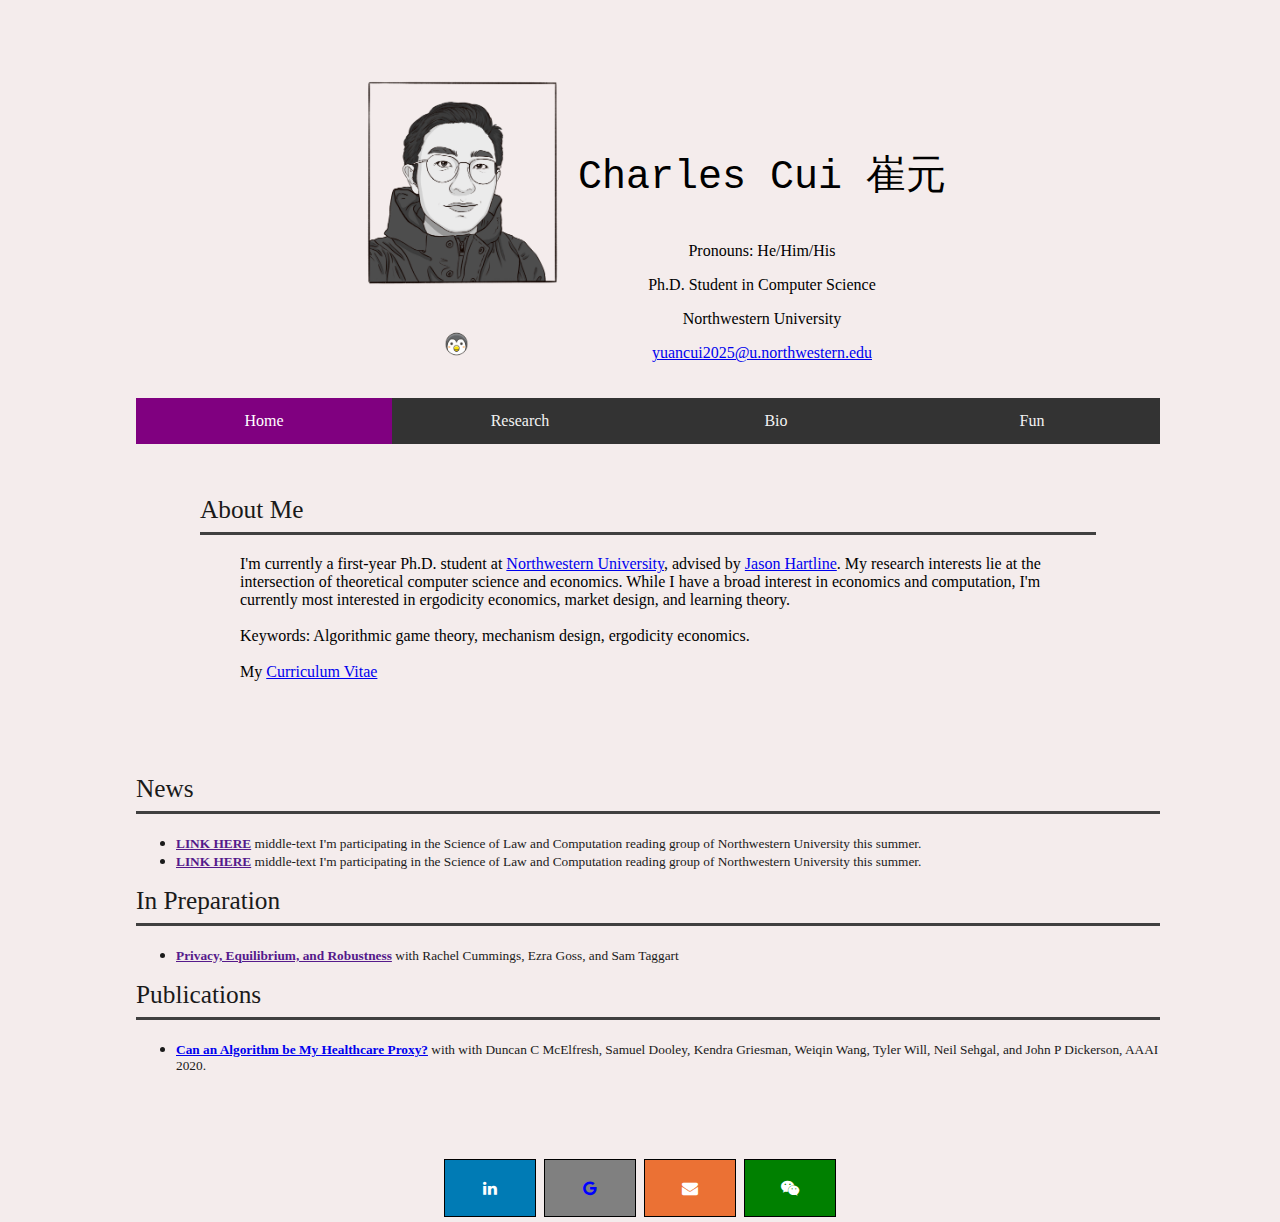
<file: index.html>
<!DOCTYPE html PUBLIC "-//W3C//DTD XHTML 1.0 Transitional//EN" "http://www.w3.org/TR/xhtml1/DTD/xhtml1-transitional.dtd">

<html xmlns="http://www.w3.org/1999/xhtml">
<head>
  <meta http-equiv="Content-Type" content="text/html; charset=UTF-8">


    <title>Charles Cui 崔元 </title>
    <link rel="shortcut icon" href="t-rex_1f996.png">
    <link rel="stylesheet" type="text/css" href="style.css">
    <link rel="Bookmark" href="t-rex_1f996.png">
    <link rel="stylesheet" href="https://cdnjs.cloudflare.com/ajax/libs/font-awesome/4.7.0/css/font-awesome.min.css">
    <script src="main.js"></script>
</head>

<body>
  <div style="text-align: center; padding-top: 20px;">

    <div style="display: inline-block;">
      <img id="mainpic" src="eliseart.png" height="300" width="224" style="display: block; padding-right: 10%; padding-bottom: 1%;">
      <img id="altpic" src="altpic.png" height="200" width="267" style="display: none; padding-right: 5%;">
      <img id="clicker" src="penguin.png" onclick="picturechange()" height="28" width="37" style="padding-right: 5%">
    </div>

    <div style="display: inline-block; height: 200; text-align: center; font-size: 12pt; padding-bottom: 10px;">
      <p class="titlename" style="font-size: 30pt">Charles Cui 崔元</p>
      <p>Pronouns: He/Him/His</p>
      <p>Ph.D. Student in Computer Science</p>
      <p>Northwestern University</p>
      <a href="mailto:yuancui2025@u.northwestern.edu" target="_blank">yuancui2025@u.northwestern.edu</a>
    </div>
  </div>


  <div class="topnav">
    <a href="index.html" class="active">Home</a>
    <a href="research.html">Research</a>
    <a href="bio.html">Bio</a>
    <a href="fun.html">Fun</a>
  </div>

  <div class="content">
    
    <p class="MsoNormal1" style="mso-margin-top-alt:auto;mso-margin-bottom-alt:auto;
    mso-outline-level:3"><span style="font-size:19.0pt;font-family:wf_segoe-ui_light;
    mso-bidi-font-family:&quot;Segoe UI&quot;;color:#1A1A1A" lang="EN-US" xml:lang="EN-US">About Me
        <o:p></o:p>
        <hr class="linesep">
    </span></p>
        <ul type="disc">
    
    
    I'm currently a first-year Ph.D. student at <a href="https://www.northwestern.edu/">Northwestern University</a>,
    advised by <a href="https://sites.northwestern.edu/hartline/">Jason Hartline</a>.
    My research interests lie at the intersection of theoretical computer science and economics.
    While I have a broad interest in economics and computation, I'm currently most interested in ergodicity economics, market design, and learning theory.
    <br>
    <br>

    Keywords: Algorithmic game theory, mechanism design, ergodicity economics.

    <br>
    <br>
    My <a href="Curriculum_Vitae (7).pdf">Curriculum Vitae </a>
  </div>

  <div class="content80">

        <p class="MsoNormal1" style="mso-margin-top-alt:auto;mso-margin-bottom-alt:auto;
    mso-outline-level:3"><span style="font-size:19.0pt;font-family:wf_segoe-ui_light;
    mso-bidi-font-family:&quot;Segoe UI&quot;;color:#1A1A1A" lang="EN-US" xml:lang="EN-US">News
        <o:p></o:p>
        <hr class="linesep">
    </span></p>
        <ul type="disc">

      <!-- COPY THIS FOR ANOTHER BULLET POINT (MsoNormal2) -->
      <li class="MsoNormal2" style="color:#1A1A1A;mso-margin-top-alt:auto;mso-margin-bottom-alt:
    auto;mso-list:l3 level1 lfo2;tab-stops:list 36.0pt"><strong><span style="font-size:10.0pt;font-family:&quot;Segoe UI&quot;,&quot;sans-serif&quot;" lang="EN-US" xml:lang="EN-US">
    <a href=""> LINK HERE</a>
      </span></strong><span class="GramE"><span style="font-size:10.0pt;font-family:&quot;Segoe UI&quot;,&quot;sans-serif&quot;" lang="EN-US" xml:lang="EN-US">middle-text</span></span><span style="font-size:10.0pt;font-family:&quot;Segoe UI&quot;,&quot;sans-serif&quot;" lang="EN-US" xml:lang="EN-US"> 
        I'm participating in the Science of Law and Computation reading group of Northwestern University this summer.
        <o:p></o:p>
      </span></li>
      
      <li class="MsoNormal2" style="color:#1A1A1A;mso-margin-top-alt:auto;mso-margin-bottom-alt:
    auto;mso-list:l3 level1 lfo2;tab-stops:list 36.0pt"><strong><span style="font-size:10.0pt;font-family:&quot;Segoe UI&quot;,&quot;sans-serif&quot;" lang="EN-US" xml:lang="EN-US">
    <a href=""> LINK HERE</a>
      </span></strong><span class="GramE"><span style="font-size:10.0pt;font-family:&quot;Segoe UI&quot;,&quot;sans-serif&quot;" lang="EN-US" xml:lang="EN-US">middle-text</span></span><span style="font-size:10.0pt;font-family:&quot;Segoe UI&quot;,&quot;sans-serif&quot;" lang="EN-US" xml:lang="EN-US"> 
        I'm participating in the Science of Law and Computation reading group of Northwestern University this summer.
        <o:p></o:p>
      </span></li>
          
       
      
        </ul>

    
    
    
    
    
           <p class="MsoNormal1" style="mso-margin-top-alt:auto;mso-margin-bottom-alt:auto;
        mso-outline-level:3"><span style="font-size:19.0pt;font-family:wf_segoe-ui_light;
        mso-bidi-font-family:&quot;Segoe UI&quot;;color:#1A1A1A" lang="EN-US" xml:lang="EN-US">In Preparation
            <o:p></o:p>
            <hr class="linesep">
        </span></p>
            <ul type="disc">



          <li class="MsoNormal2" style="color:#1A1A1A;mso-margin-top-alt:auto;mso-margin-bottom-alt:
        auto;mso-list:l3 level1 lfo2;tab-stops:list 36.0pt"><strong><span style="font-size:10.0pt;font-family:&quot;Segoe UI&quot;,&quot;sans-serif&quot;" lang="EN-US" xml:lang="EN-US">

        <a href=""> Privacy, Equilibrium, and Robustness</a>
        <!-- INSERT LINK HERE -->

        </span></strong><span class="GramE"><span style="font-size:10.0pt;font-family:&quot;Segoe UI&quot;,&quot;sans-serif&quot;" lang="EN-US" xml:lang="EN-US">with</span></span><span style="font-size:10.0pt;font-family:&quot;Segoe UI&quot;,&quot;sans-serif&quot;" lang="EN-US" xml:lang="EN-US"> Rachel Cummings, Ezra Goss, and Sam Taggart
            <o:p></o:p>
          </span></li>
            </ul>

            <p class="MsoNormal1" style="mso-margin-top-alt:auto;mso-margin-bottom-alt:auto;
        mso-outline-level:3"><span style="font-size:19.0pt;font-family:wf_segoe-ui_light;
        mso-bidi-font-family:&quot;Segoe UI&quot;;color:#1A1A1A" lang="EN-US" xml:lang="EN-US">Publications
            <o:p></o:p>
            <hr class="linesep">
        </span></p>
            <ul type="disc">

        <li class="MsoNormal2" style="color:#1A1A1A;mso-margin-top-alt:auto;mso-margin-bottom-alt:
        auto;mso-list:l3 level1 lfo2;tab-stops:list 36.0pt"><strong><span style="font-size:10.0pt;font-family:&quot;Segoe UI&quot;,&quot;sans-serif&quot;" lang="EN-US" xml:lang="EN-US">

        <a href="https://arxiv.org/abs/2001.09742"> Can an Algorithm be My Healthcare Proxy?</a>

        </span></strong><span class="GramE"><span style="font-size:10.0pt;font-family:&quot;Segoe UI&quot;,&quot;sans-serif&quot;" lang="EN-US" xml:lang="EN-US">with</span></span><span style="font-size:10.0pt;font-family:&quot;Segoe UI&quot;,&quot;sans-serif&quot;" lang="EN-US" xml:lang="EN-US"> with Duncan C McElfresh, Samuel Dooley, Kendra Griesman, Weiqin Wang, Tyler Will, Neil Sehgal, and John P Dickerson, AAAI 2020.
            <o:p></o:p>
          </span></li>
            </ul>
        </td>
        </tr>
        </tbody></table>
  </div>

  <div class="footer">
    <a href="https://www.linkedin.com/in/charles-cui-3a2885101/" target="_blank" class="fa fa-linkedin"></a>
    <a href="https://scholar.google.com/citations?user=OAhpRaMAAAAJ&hl=en" target="_blank" class="fa fa-google"></a>
    <a href="mailto:yuancui2025@u.northwestern.edu" target="_blank" class="fa fa-envelope"></a>
    <a href="https://mp.weixin.qq.com/s/v0Z15HGyBiftO-G3EAMt_Q" target="_blank" class="fa fa-wechat"></a>
  </div>


</body>
</html>
</file>
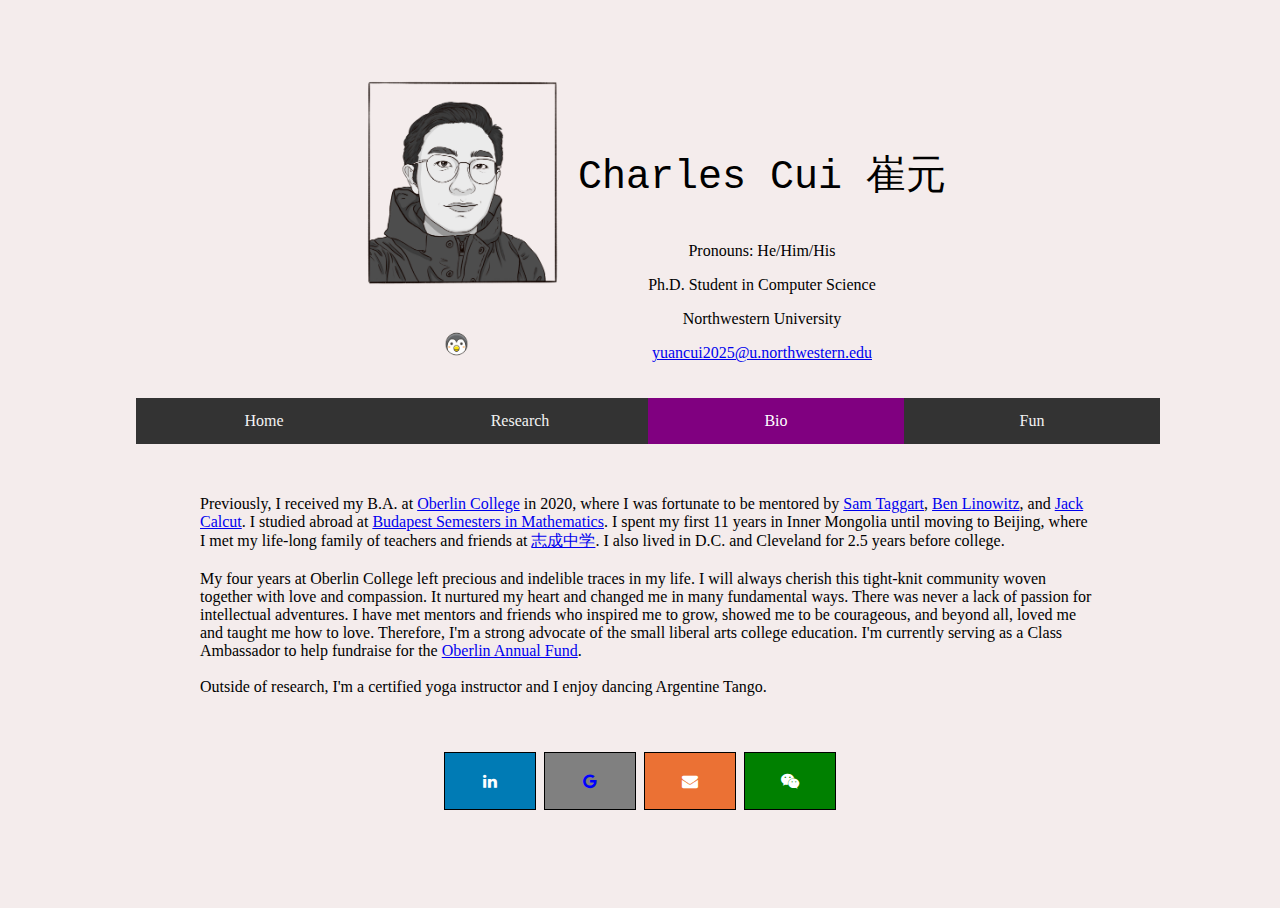
<file: bio.html>
<!DOCTYPE html PUBLIC "-//W3C//DTD XHTML 1.0 Transitional//EN" "http://www.w3.org/TR/xhtml1/DTD/xhtml1-transitional.dtd">

<html xmlns="http://www.w3.org/1999/xhtml">
<head>
  <meta http-equiv="Content-Type" content="text/html; charset=UTF-8">


    <title>Charles Cui 崔元 </title>
    <link rel="shortcut icon" href="t-rex_1f996.png">
    <link rel="stylesheet" type="text/css" href="style.css">
    <link rel="Bookmark" href="t-rex_1f996.png">
    <link rel="stylesheet" href="https://cdnjs.cloudflare.com/ajax/libs/font-awesome/4.7.0/css/font-awesome.min.css">
    <script src="main.js"></script>
</head>

<body>
  <div style="text-align: center; padding-top: 20px;">
    <div style="display: inline-block;">
      <img id="mainpic" src="eliseart.png" height="300" width="224" style="display: block; padding-right: 10%; padding-bottom: 1%;">
      <img id="altpic" src="altpic.png" height="200" width="267" style="display: none; padding-right: 5%;">
      <img src="penguin.png" onclick="picturechange()" height="28" width="37" style="padding-right: 5%">
    </div>

    <div style="display: inline-block; height: 200; text-align: center; font-size: 12pt; padding-bottom: 10px;">
      <p class="titlename" style="font-size: 30pt">Charles Cui 崔元</p>
      <p>Pronouns: He/Him/His</p>
      <p>Ph.D. Student in Computer Science</p>
      <p>Northwestern University</p>
      <a href="mailto:yuancui2025@u.northwestern.edu" target="_blank">yuancui2025@u.northwestern.edu</a>
    </div>
  </div>

  <div class="topnav">
    <a href="index.html">Home</a>
    <a href="research.html">Research</a>
    <a href="bio.html" class="active">Bio</a>
    <a href="fun.html">Fun</a>
  </div>

  <div class="content">
    Previously, I received my B.A. at <a href="https://www.oberlin.edu/">Oberlin College</a> in 2020, where I was fortunate to be mentored by <a href="http://samueltaggart.com/">Sam Taggart</a>, <a href="https://www2.oberlin.edu/faculty/blinowit/">Ben Linowitz</a>, and <a href="https://www2.oberlin.edu/faculty/jcalcut/">Jack Calcut</a>.
    I studied abroad at <a href="https://www.budapestsemesters.com/">Budapest Semesters in Mathematics</a>.
    I spent my first 11 years in Inner Mongolia until moving to Beijing, where I met my life-long family of teachers and friends at <a href="http://www.bj35.com/site/">志成中学</a>.
    I also lived in D.C. and Cleveland for 2.5 years before college.
    
    <br>
    <br>
    
    My four years at Oberlin College left precious and indelible traces in my life. I will always cherish this tight-knit community woven together 
    with love and compassion. It nurtured my heart and changed me in many fundamental ways. There was never a lack of passion for intellectual adventures. 
    I have met mentors and friends who inspired me to grow, showed me to be courageous, and beyond all, loved me and taught me how to love. 
    Therefore, I'm a strong advocate of the small liberal arts college education. I'm currently serving as a Class Ambassador to help fundraise for the 
    <a href="https://advance.oberlin.edu/donate">Oberlin Annual Fund</a>.
    
    
    
    <br>
    <br>
    
    Outside of research, I'm a certified yoga instructor and I enjoy dancing Argentine Tango.
  </div>

  <div class="footer">
    <a href="https://www.linkedin.com/in/charles-cui-3a2885101/" target="_blank" class="fa fa-linkedin"></a>
    <a href="https://scholar.google.com/citations?user=OAhpRaMAAAAJ&hl=en" target="_blank" class="fa fa-google"></a>
    <a href="mailto:yuancui2025@u.northwestern.edu" target="_blank" class="fa fa-envelope"></a>
    <a href="https://mp.weixin.qq.com/s/v0Z15HGyBiftO-G3EAMt_Q" target="_blank" class="fa fa-wechat"></a>
  </div>
</body>
</html>
</file>
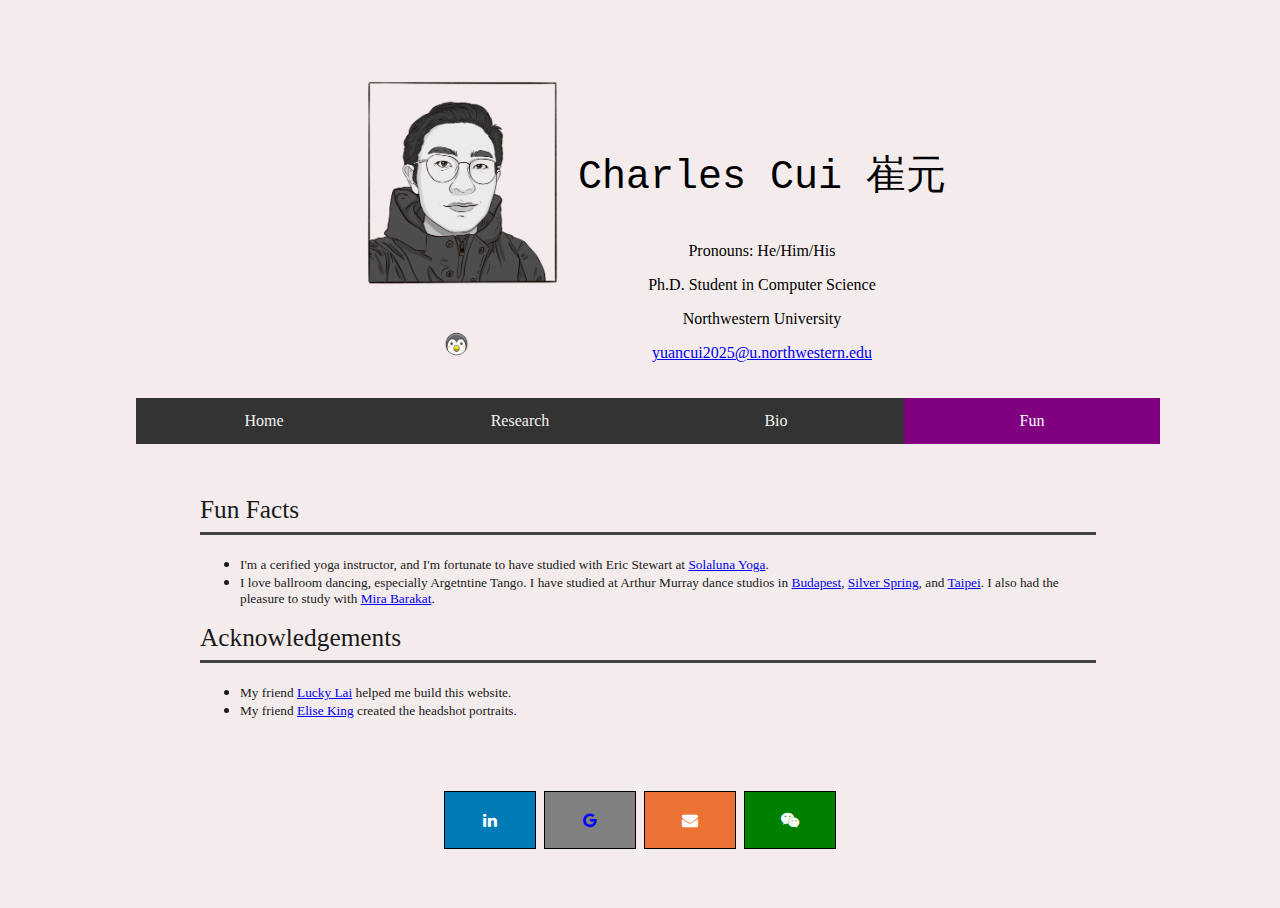
<file: fun.html>
<!DOCTYPE html PUBLIC "-//W3C//DTD XHTML 1.0 Transitional//EN" "http://www.w3.org/TR/xhtml1/DTD/xhtml1-transitional.dtd">

<html xmlns="http://www.w3.org/1999/xhtml">
<head>
  <meta http-equiv="Content-Type" content="text/html; charset=UTF-8">


    <title>Charles Cui 崔元 </title>
    <link rel="shortcut icon" href="t-rex_1f996.png">
    <link rel="stylesheet" type="text/css" href="style.css">
    <link rel="Bookmark" href="t-rex_1f996.png">
    <link rel="stylesheet" href="https://cdnjs.cloudflare.com/ajax/libs/font-awesome/4.7.0/css/font-awesome.min.css">
    <script src="main.js"></script>
</head>

<body>
  <div style="text-align: center; padding-top: 20px;">
    <div style="display: inline-block;">
      <img id="mainpic" src="eliseart.png" height="300" width="224" style="display: block; padding-right: 10%; padding-bottom: 1%;">
      <img id="altpic" src="altpic.png" height="200" width="267" style="display: none; padding-right: 5%;">
      <img src="penguin.png" onclick="picturechange()" height="28" width="37" style="padding-right: 5%">
    </div>

    <div style="display: inline-block; height: 200; text-align: center; font-size: 12pt; padding-bottom: 10px;">
      <p class="titlename" style="font-size: 30pt">Charles Cui 崔元</p>
      <p>Pronouns: He/Him/His</p>
      <p>Ph.D. Student in Computer Science</p>
      <p>Northwestern University</p>
      <a href="mailto:yuancui2025@u.northwestern.edu" target="_blank">yuancui2025@u.northwestern.edu</a>
    </div>
  </div>

  <div class="topnav">
    <a href="index.html">Home</a>
    <a href="research.html">Research</a>
    <a href="bio.html">Bio</a>
    <a href="fun.html" class="active">Fun</a>
  </div>

  <div class="content">
    
    <p class="MsoNormal1" style="mso-margin-top-alt:auto;mso-margin-bottom-alt:auto;
    mso-outline-level:3"><span style="font-size:19.0pt;font-family:wf_segoe-ui_light;
    mso-bidi-font-family:&quot;Segoe UI&quot;;color:#1A1A1A" lang="EN-US" xml:lang="EN-US">Fun Facts
        <o:p></o:p>
        <hr class="linesep">
    </span></p>
        <ul type="disc">
          
     <!-- COPY THIS FOR ANOTHER BULLET POINT (MsoNormal2) -->
      <li class="MsoNormal2" style="color:#1A1A1A;mso-margin-top-alt:auto;mso-margin-bottom-alt:
    auto;mso-list:l3 level1 lfo2;tab-stops:list 36.0pt"><strong><span style="font-size:10.0pt;font-family:&quot;Segoe UI&quot;,&quot;sans-serif&quot;" lang="EN-US" xml:lang="EN-US">
      </span></strong><span class="GramE"><span style="font-size:10.0pt;font-family:&quot;Segoe UI&quot;,&quot;sans-serif&quot;" lang="EN-US" xml:lang="EN-US"></span></span><span style="font-size:10.0pt;font-family:&quot;Segoe UI&quot;,&quot;sans-serif&quot;" lang="EN-US" xml:lang="EN-US"> 
        I'm a cerified yoga instructor, and I'm fortunate to have studied with Eric Stewart at <a href="https://solaluna.com/aboutus/"> Solaluna Yoga</a>. 
        <o:p></o:p>
      </span></li>
          
          
      <li class="MsoNormal2" style="color:#1A1A1A;mso-margin-top-alt:auto;mso-margin-bottom-alt:
    auto;mso-list:l3 level1 lfo2;tab-stops:list 36.0pt"><strong><span style="font-size:10.0pt;font-family:&quot;Segoe UI&quot;,&quot;sans-serif&quot;" lang="EN-US" xml:lang="EN-US">
      </span></strong><span class="GramE"><span style="font-size:10.0pt;font-family:&quot;Segoe UI&quot;,&quot;sans-serif&quot;" lang="EN-US" xml:lang="EN-US"></span></span><span style="font-size:10.0pt;font-family:&quot;Segoe UI&quot;,&quot;sans-serif&quot;" lang="EN-US" xml:lang="EN-US"> 
        I love ballroom dancing, especially Argetntine Tango. 
        I have studied at Arthur Murray dance studios in <a href="http://www.arthurmurraybudapest.com/"> Budapest</a>, 
        <a href="http://dancesilverspring.com/">  Silver Spring</a>,
        and <a href="https://arthurmurraytw.com/en/about/">  Taipei</a>. I also had the pleasure to study with <a href="https://www.mirabarakat.com/"> Mira Barakat</a>. 
        
        
        <o:p></o:p>
      </span></li>
        </ul>
          
          
    
          
    <p class="MsoNormal1" style="mso-margin-top-alt:auto;mso-margin-bottom-alt:auto;
    mso-outline-level:3"><span style="font-size:19.0pt;font-family:wf_segoe-ui_light;
    mso-bidi-font-family:&quot;Segoe UI&quot;;color:#1A1A1A" lang="EN-US" xml:lang="EN-US">Acknowledgements 
        <o:p></o:p>
        <hr class="linesep">
    </span></p>
        <ul type="disc">
         
          
    
    <!-- COPY THIS FOR ANOTHER BULLET POINT (MsoNormal2) -->
      <li class="MsoNormal2" style="color:#1A1A1A;mso-margin-top-alt:auto;mso-margin-bottom-alt:
    auto;mso-list:l3 level1 lfo2;tab-stops:list 36.0pt"><strong><span style="font-size:10.0pt;font-family:&quot;Segoe UI&quot;,&quot;sans-serif&quot;" lang="EN-US" xml:lang="EN-US">
      </span></strong><span class="GramE"><span style="font-size:10.0pt;font-family:&quot;Segoe UI&quot;,&quot;sans-serif&quot;" lang="EN-US" xml:lang="EN-US"></span></span><span style="font-size:10.0pt;font-family:&quot;Segoe UI&quot;,&quot;sans-serif&quot;" lang="EN-US" xml:lang="EN-US"> 
        My friend <a href="http://luckstruck9.com/"> Lucky Lai</a> helped me build this website.
        <o:p></o:p>
      </span></li>
          
          
          
       <li class="MsoNormal2" style="color:#1A1A1A;mso-margin-top-alt:auto;mso-margin-bottom-alt:
    auto;mso-list:l3 level1 lfo2;tab-stops:list 36.0pt"><strong><span style="font-size:10.0pt;font-family:&quot;Segoe UI&quot;,&quot;sans-serif&quot;" lang="EN-US" xml:lang="EN-US">
      </span></strong><span class="GramE"><span style="font-size:10.0pt;font-family:&quot;Segoe UI&quot;,&quot;sans-serif&quot;" lang="EN-US" xml:lang="EN-US"></span></span><span style="font-size:10.0pt;font-family:&quot;Segoe UI&quot;,&quot;sans-serif&quot;" lang="EN-US" xml:lang="EN-US"> 
        My friend <a href="https://elisefking19.wixsite.com/kingillustrations"> Elise King</a> created the headshot portraits.
         
        <o:p></o:p>
      </span></li>
          
          
        </ul>
  
  
  
  
  </div>

  <div class="footer">
    <a href="https://www.linkedin.com/in/charles-cui-3a2885101/" target="_blank" class="fa fa-linkedin"></a>
    <a href="https://scholar.google.com/citations?user=OAhpRaMAAAAJ&hl=en" target="_blank" class="fa fa-google"></a>
    <a href="mailto:yuancui2025@u.northwestern.edu" target="_blank" class="fa fa-envelope"></a>
    <a href="https://mp.weixin.qq.com/s/v0Z15HGyBiftO-G3EAMt_Q" target="_blank" class="fa fa-wechat"></a>
  </div>
</body>
</html>
</file>
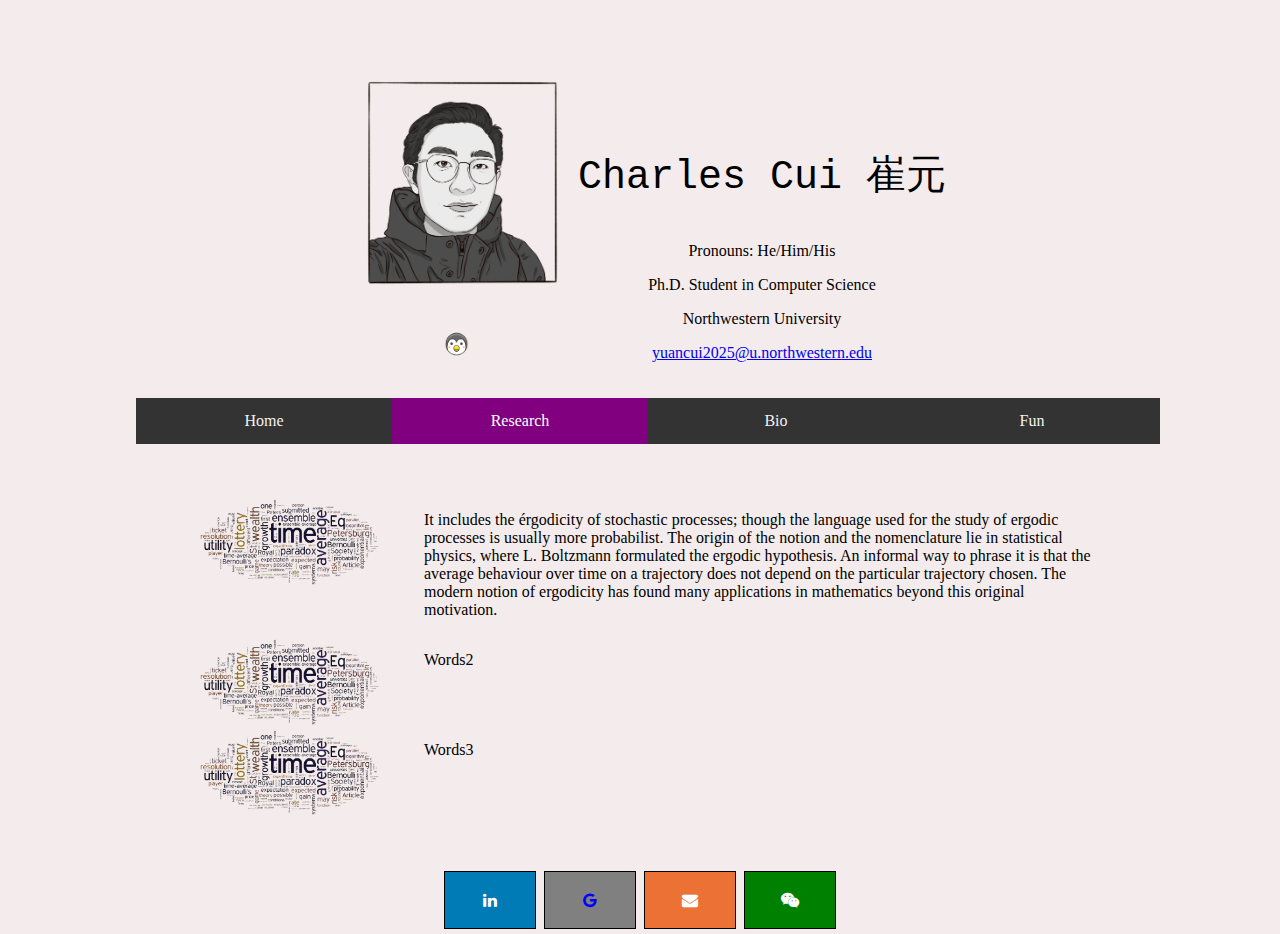
<file: research.html>
<!DOCTYPE html PUBLIC "-//W3C//DTD XHTML 1.0 Transitional//EN" "http://www.w3.org/TR/xhtml1/DTD/xhtml1-transitional.dtd">

<html xmlns="http://www.w3.org/1999/xhtml">
<head>
  <meta http-equiv="Content-Type" content="text/html; charset=UTF-8">


    <title>Charles Cui 崔元 </title>
    <link rel="shortcut icon" href="t-rex_1f996.png">
    <link rel="stylesheet" type="text/css" href="style.css">
    <link rel="Bookmark" href="t-rex_1f996.png">
    <link rel="stylesheet" href="https://cdnjs.cloudflare.com/ajax/libs/font-awesome/4.7.0/css/font-awesome.min.css">
    <script src="main.js"></script>
</head>

<body>
  <div style="text-align: center; padding-top: 20px;">
    <div style="display: inline-block;">
      <img id="mainpic" src="eliseart.png" height="300" width="224" style="display: block; padding-right: 10%; padding-bottom: 1%;">
      <img id="altpic" src="altpic.png" height="200" width="267" style="display: none; padding-right: 5%;">
      <img src="penguin.png" onclick="picturechange()" height="28" width="37" style="padding-right: 5%">
    </div>

    <div style="display: inline-block; height: 200; text-align: center; font-size: 12pt; padding-bottom: 10px;">
      <p class="titlename" style="font-size: 30pt">Charles Cui 崔元</p>
      <p>Pronouns: He/Him/His</p>
      <p>Ph.D. Student in Computer Science</p>
      <p>Northwestern University</p>
      <a href="mailto:yuancui2025@u.northwestern.edu" target="_blank">yuancui2025@u.northwestern.edu</a>
    </div>
  </div>

  <div class="topnav">
    <a href="index.html">Home</a>
    <a href="research.html" class="active">Research</a>
    <a href="bio.html">Bio</a>
    <a href="fun.html">Fun</a>
  </div>

  <div class="content">
    <div class="grid-container">
      <img src="wordsresearch.png" style="width: 80%; padding-top: 2%">
      <p>It includes the érgodicity of stochastic processes; though the language used for the study of ergodic processes is usually more probabilist. The origin of the notion and the nomenclature lie in statistical physics, where L. Boltzmann formulated the ergodic hypothesis. An informal way to phrase it is that the average behaviour over time on a trajectory does not depend on the particular trajectory chosen. The modern notion of ergodicity has found many applications in mathematics beyond this original motivation.</p>
      <img src="wordsresearch.png" style="width: 80%; padding-top: 2%">
      <p>Words2</p>
      <img src="wordsresearch.png" style="width: 80%; padding-top: 2%">
      <p>Words3</p>
    </div>
  </div>

  <div class="footer">
    <a href="https://www.linkedin.com/in/charles-cui-3a2885101/" target="_blank" class="fa fa-linkedin"></a>
    <a href="https://scholar.google.com/citations?user=OAhpRaMAAAAJ&hl=en" target="_blank" class="fa fa-google"></a>
    <a href="mailto:yuancui2025@u.northwestern.edu" target="_blank" class="fa fa-envelope"></a>
    <a href="https://mp.weixin.qq.com/s/v0Z15HGyBiftO-G3EAMt_Q" target="_blank" class="fa fa-wechat"></a>
  </div>
</body>
</html>
</file>
<file: style.css>
html, body{
    height: 100%;
    width: 100%;
    /* background-image: url("background.jpg"); */
    background-repeat: repeat;
    background-position: center;
    background-size: cover;
    background-color: #f4ecec;
}

.topnav {
    /*background-color: #333;*/
    /*overflow: hidden;*/
    /*align: center;*/
    width: 100%;
    align-content: center;
    display: inline-block;
    margin: auto;
    text-align: center;
    margin-left: 10%;
    padding-top: 2%;
}

.topnav a {
    float: left;
    background-color: #333;
    color: #f2f2f2;
    text-align: center;
    padding-top: 14px;
    padding-bottom: 14px;
    text-decoration: none;
    font-size: 16px;
    width: 20%;
    align-content: center;
}

.topnav a:hover {
    background-color: #ddd;
    color: black;
}

.topnav a.active {
    background-color: purple;
    color: white;
}

.center{
  text-align: center;
  align-content: center;
}

.content{
  width: 70%;
  padding-top: 4%;
  padding-bottom: 4%;
  margin-left: 10%;
  padding-left: 5%;
  padding-right: 5%;
  /* background-image: url('panel.jpg'); */
  background-size: cover;
  background-repeat: repeat;
  background-position: center;
}

.content80
{
  width: 80%;
  padding-top: 2%;
  padding-bottom: 5%;
  padding-left: 10%;
}

.grid-container{
    display: grid;
    grid-template-columns: 25% 75%;
}

.grid-item{
    margin-top: 0;
    text-align: left;
}


.titlename{
  font-family: Courier;
}

.linesep{
    height: 3px;
    border: #404040;
    background-color: #404040;  /*gray #7f7f7f;*/
    margin-bottom: 20px;
}

hr {
    color: #7f7f7f;
    height = 1px;
    /*margin-bottom: 10px;*/
}



.STYLE3 {
    font-size: x-large
}

div.MsoNormal {
    mso-style-unhide: no;
    mso-style-qformat: yes;
    mso-style-parent: "";
    margin: 0cm;
    margin-bottom: .0001pt;
    mso-pagination: widow-orphan;
    font-size: 12.0pt;
    font-family: ����;
    mso-bidi-font-family: ����;
}

li.MsoNormal {
    mso-style-unhide: no;
    mso-style-qformat: yes;
    mso-style-parent: "";
    margin: 0cm;
    margin-bottom: .0001pt;
    mso-pagination: widow-orphan;
    font-size: 12.0pt;
    font-family: ����;
    mso-bidi-font-family: ����;
}

p.MsoNormal {
    mso-style-unhide: no;
    mso-style-qformat: yes;
    mso-style-parent: "";
    margin: 0cm;
    margin-bottom: .0001pt;
    mso-pagination: widow-orphan;
    font-size: 12.0pt;
    font-family: ����;
    mso-bidi-font-family: ����;
}

li.MsoNormal1 {
    mso-style-unhide: no;
    mso-style-qformat: yes;
    mso-style-parent: "";
    margin: 0cm;
    margin-bottom: .0001pt;
    mso-pagination: widow-orphan;
    font-size: 12.0pt;
    font-family: ����;
    mso-bidi-font-family: ����;
}

div.MsoNormal1 {
    mso-style-unhide: no;
    mso-style-qformat: yes;
    mso-style-parent: "";
    margin: 0cm;
    margin-bottom: .0001pt;
    mso-pagination: widow-orphan;
    font-size: 12.0pt;
    font-family: ����;
    mso-bidi-font-family: ����;
}

li.MsoNormal2 {
    mso-style-unhide: no;
    mso-style-qformat: yes;
    mso-style-parent: "";
    margin: 0cm;
    margin-bottom: .0001pt;
    mso-pagination: widow-orphan;
    font-size: 12.0pt;
    font-family: ����;
    mso-bidi-font-family: ����;
}

p.MsoNormal1 {
    mso-style-unhide: no;
    mso-style-qformat: yes;
    mso-style-parent: "";
    margin: 0cm;
    margin-bottom: .0001pt;
    mso-pagination: widow-orphan;
    font-size: 12.0pt;
    font-family: ����;
    mso-bidi-font-family: ����;
}

span.GramE {
    mso-style-name: "";
    mso-gram-e: yes;
}

span.SpellE {
    mso-style-name: "";
    mso-spl-e: yes;
}

div.MsoNormal2 {
    mso-style-unhide: no;
    mso-style-qformat: yes;
    mso-style-parent: "";
    margin: 0cm;
    margin-bottom: .0001pt;
    mso-pagination: widow-orphan;
    font-size: 12.0pt;
    font-family: ����;
    mso-bidi-font-family: ����;
}

li.MsoNormal3 {
    mso-style-unhide: no;
    mso-style-qformat: yes;
    mso-style-parent: "";
    margin: 0cm;
    margin-bottom: .0001pt;
    mso-pagination: widow-orphan;
    font-size: 12.0pt;
    font-family: ����;
    mso-bidi-font-family: ����;
}

p.MsoNormal2 {
    mso-style-unhide: no;
    mso-style-qformat: yes;
    mso-style-parent: "";
    margin: 0cm;
    margin-bottom: .0001pt;
    mso-pagination: widow-orphan;
    font-size: 12.0pt;
    font-family: ����;
    mso-bidi-font-family: ����;
}

span.SpellE1 {
    mso-style-name: "";
    mso-spl-e: yes;
}

.STYLE4 {
    font-size: medium
}

.footer {
    position: absolute;
    left: 0;
    /* bottom: 0; */
    width: 100%;
    text-align: center;
}

.fa {
    padding: 20px;
    font-size: 30px;
    width: 50px;
    text-align: center;
    text-decoration: none;
    margin: 5px 2px;
    border: 1px;
    border-color: black;
    border-style: solid;
}

.fa:hover {
    opacity: 0.7;
}

.fa-linkedin {
    background: #007bb5;
    color: white;
}

.fa-google{
  background: gray;
  color: blue;
}

.fa-github {
    background: gray;
    color: black;
}

.fa-wechat
{
  background: green;
  color: white;
}

.fa-envelope
{
  background: #eb7134;
  color: white;
}
</file>
